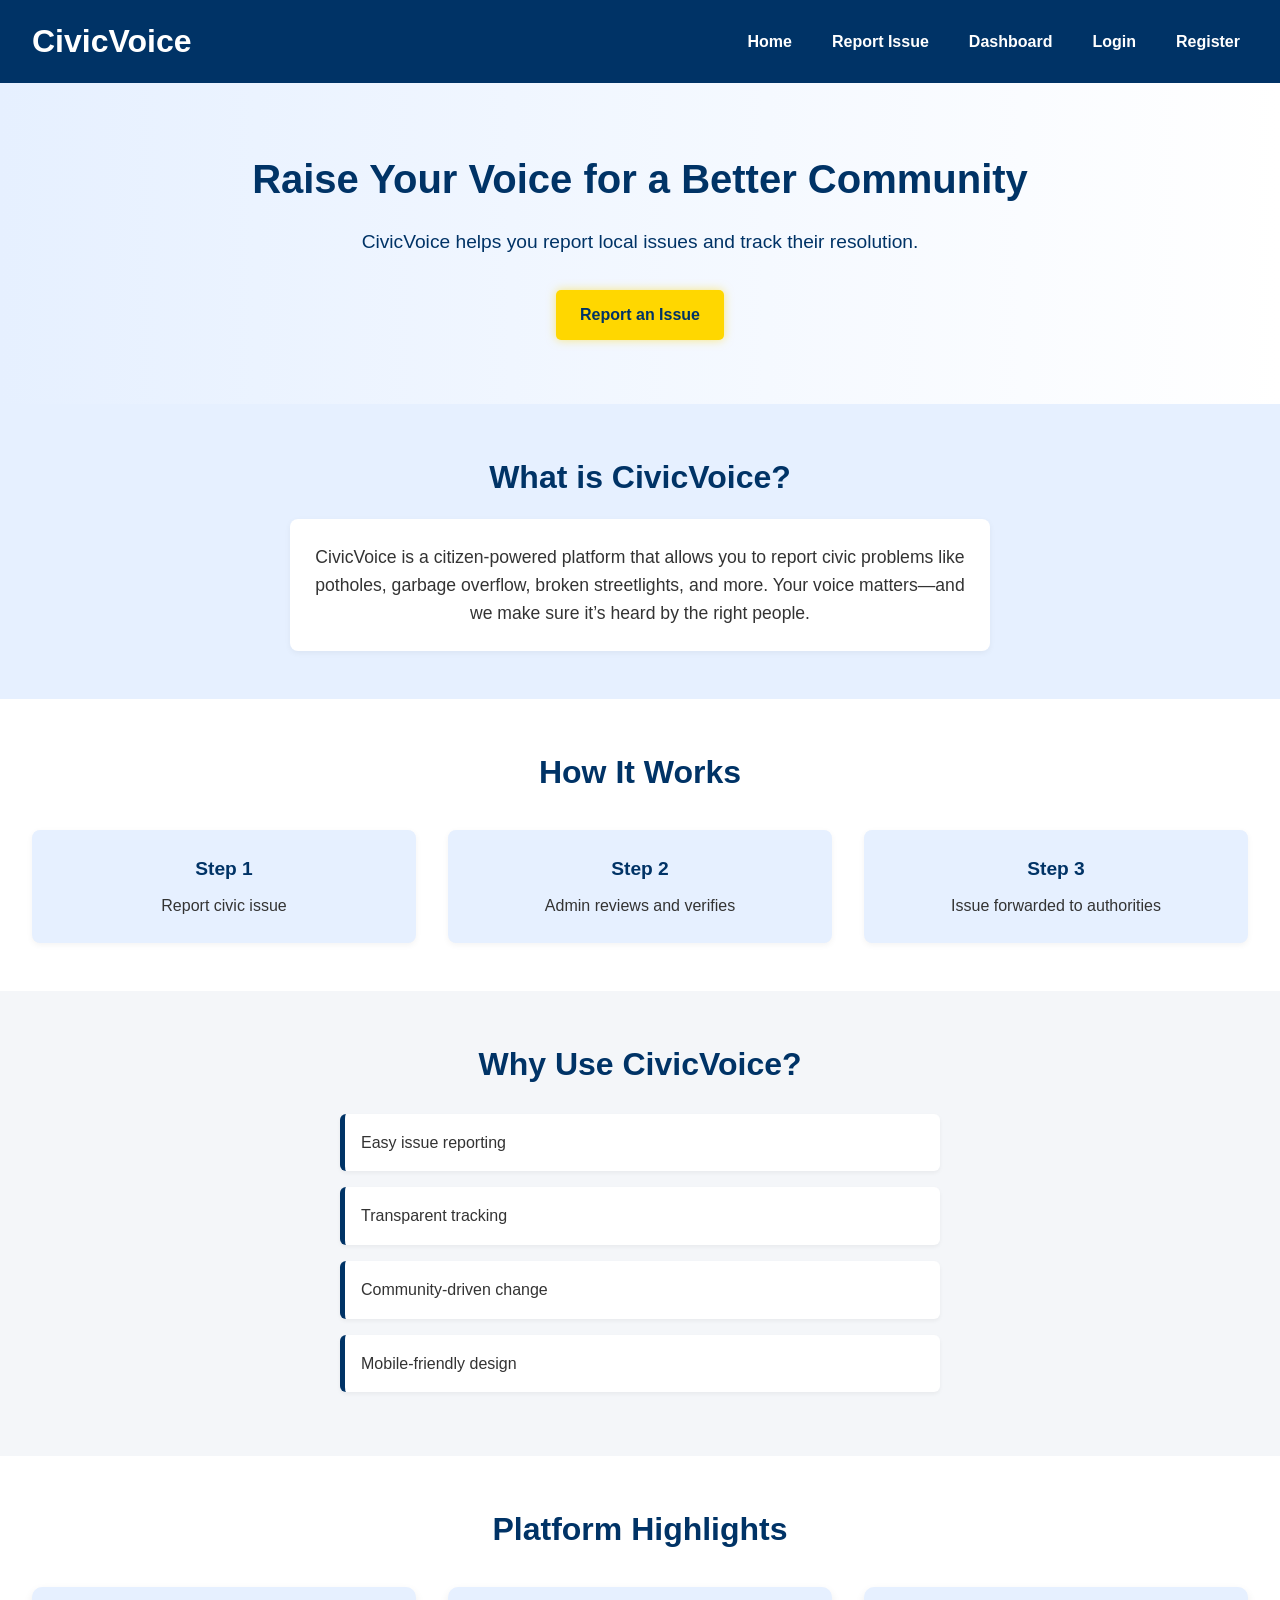
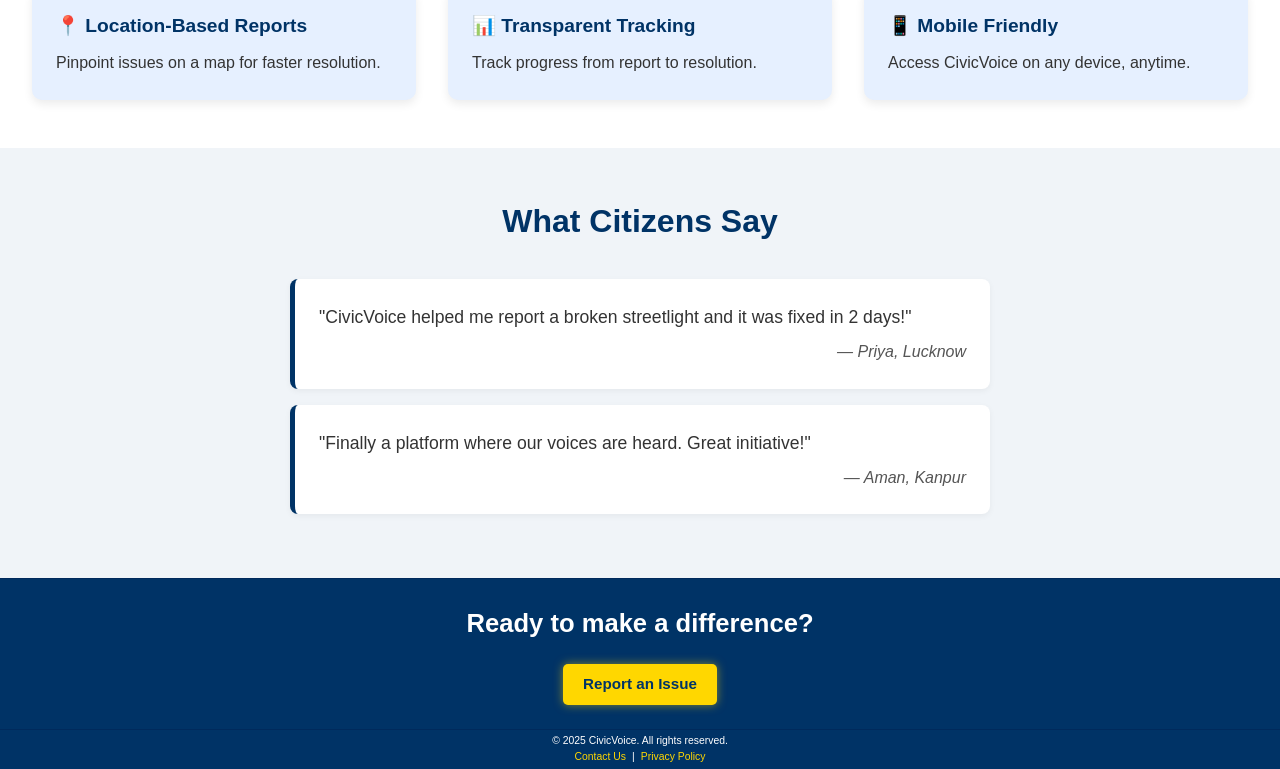
<file: CivicVoiceProject/WWW/index.html>
<!DOCTYPE html>
<html lang="en">
<head>
  <meta charset="UTF-8" />
  <meta name="viewport" content="width=device-width, initial-scale=1.0" />
  <title>CivicVoice – Raise Your Voice</title>
 <!-- <link rel="stylesheet" href="index.css" /> -->
  <link rel="stylesheet" href="css/index.css">
</head>
<body>

  <!-- Navbar -->
  <header>
    <nav class="navbar">
      <div class="logo">CivicVoice</div>
      <ul class="nav-links">
        <li><a href="index.html">Home</a></li>
        <li><a href="register.html">Report Issue</a></li>
        <li><a href="dashboard.html">Dashboard</a></li>
        <li><a href="login.html">Login</a></li>
        <li><a href="register.html">Register</a></li>
      </ul>
    </nav>
  </header>

  <!-- Hero Section -->
  <section class="hero">
    <h1>Raise Your Voice for a Better Community</h1>
    <p>CivicVoice helps you report local issues and track their resolution.</p>
    <a href="register.html" class="btn-primary">Report an Issue</a>
  </section>

  <!-- Introduction Section -->
  <section class="intro">
    <h2>What is CivicVoice?</h2>
    <p>
      CivicVoice is a citizen-powered platform that allows you to report civic problems like potholes, garbage overflow, broken streetlights, and more. Your voice matters—and we make sure it’s heard by the right people.
    </p>
  </section>

  <!-- How It Works Section -->
  <section class="how-it-works">
    <div class="container">
      <h2>How It Works</h2>
      <div class="steps">
        <div class="step">
          <h3>Step 1</h3>
          <p>Report civic issue</p>
        </div>
        <div class="step">
          <h3>Step 2</h3>
          <p>Admin reviews and verifies</p>
        </div>
        <div class="step">
          <h3>Step 3</h3>
          <p>Issue forwarded to authorities</p>
        </div>
      </div>
    </div>
  </section>

  <!-- Benefits Section -->
  <section class="benefits">
    <h2>Why Use CivicVoice?</h2>
    <ul>
      <li>Easy issue reporting</li>
      <li>Transparent tracking</li>
      <li>Community-driven change</li>
      <li>Mobile-friendly design</li>
    </ul>
  </section>

  <!-- Features Section -->
  <section class="features">
    <h2>Platform Highlights</h2>
    <div class="feature-grid">
      <div class="feature">
        <h3>📍 Location-Based Reports</h3>
        <p>Pinpoint issues on a map for faster resolution.</p>
      </div>
      <div class="feature">
        <h3>📊 Transparent Tracking</h3>
        <p>Track progress from report to resolution.</p>
      </div>
      <div class="feature">
        <h3>📱 Mobile Friendly</h3>
        <p>Access CivicVoice on any device, anytime.</p>
      </div>
    </div>
  </section>

  <!-- Testimonials Section -->
  <section class="testimonials">
    <h2>What Citizens Say</h2>
    <div class="testimonial">
      <p>"CivicVoice helped me report a broken streetlight and it was fixed in 2 days!"</p>
      <span>— Priya, Lucknow</span>
    </div>
    <div class="testimonial">
      <p>"Finally a platform where our voices are heard. Great initiative!"</p>
      <span>— Aman, Kanpur</span>
    </div>
  </section>

  <!-- Call to Action Section -->
  <section class="cta">
    <h2>Ready to make a difference?</h2>
    <a href="report.html" class="btn-primary">Report an Issue</a>
  </section>

  <!-- Footer -->
  <footer>
    <p>&copy; 2025 CivicVoice. All rights reserved.</p>
    <p>
      <a href="contact.html">Contact Us</a> |
      <a href="privacy.html">Privacy Policy</a>
    </p>
  </footer>

  <script src="js/index.js"></script>
</body>
</html>
</file>
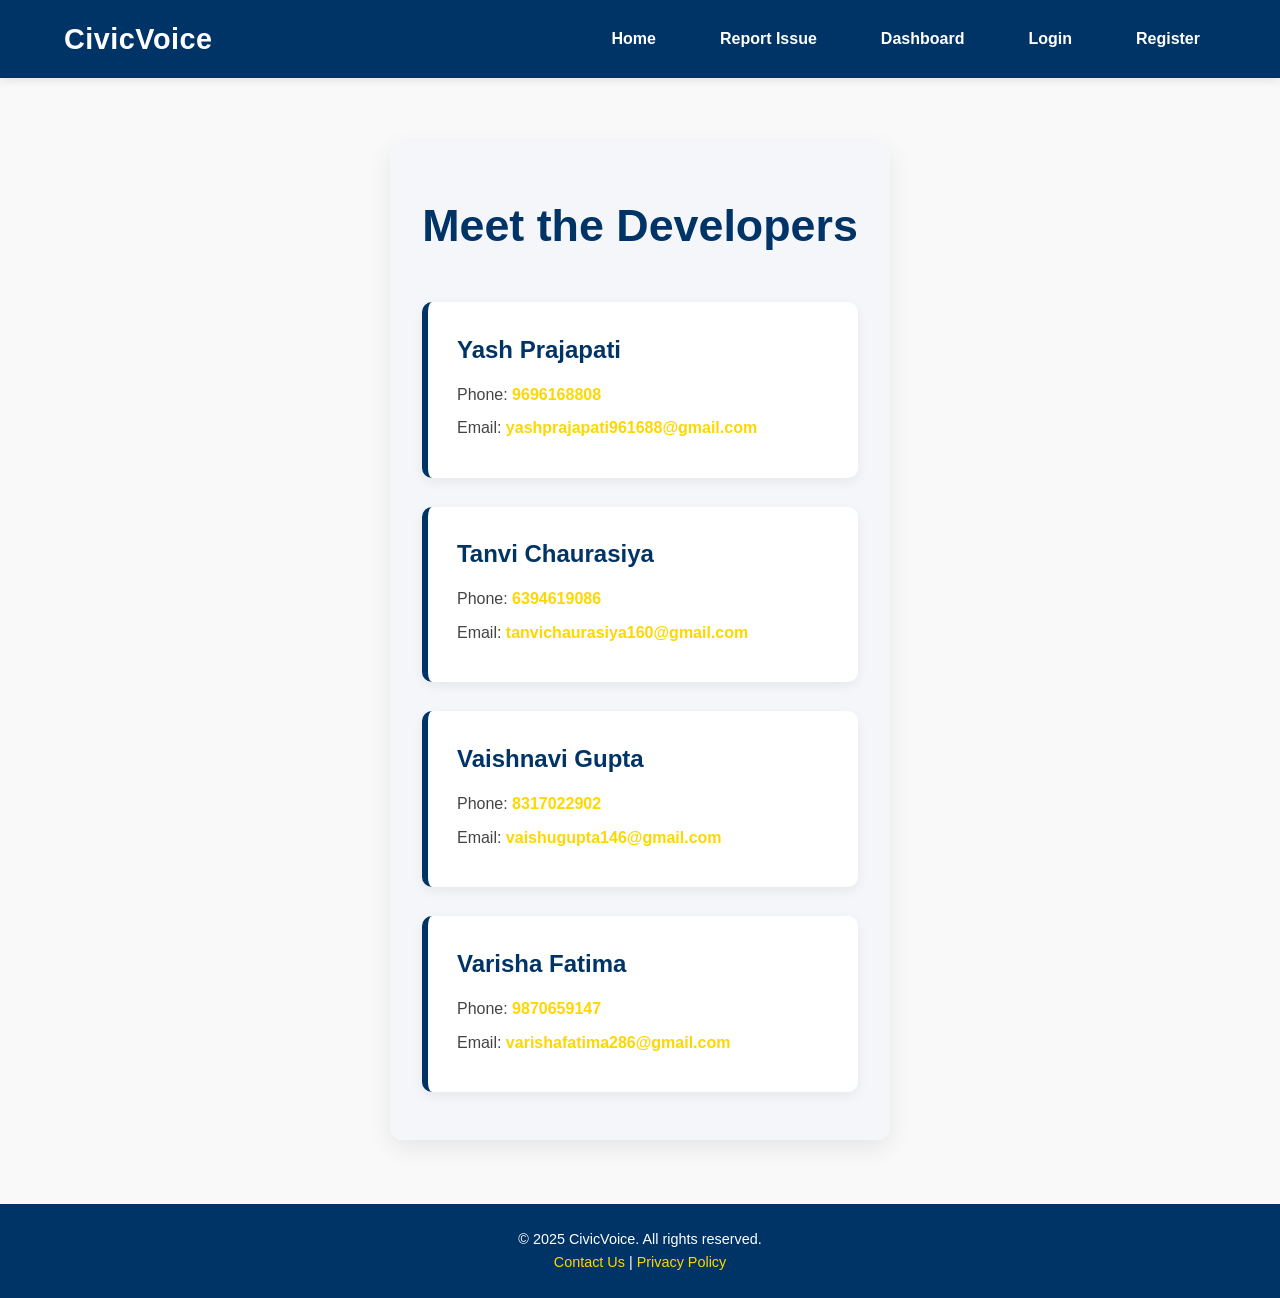
<file: CivicVoiceProject/WWW/contact.html>
<!DOCTYPE html>
<html lang="en">
<head>
  <meta charset="UTF-8" />
  <meta name="viewport" content="width=device-width, initial-scale=1" />
  <title>Contact Us – CivicVoice</title>
  <link rel="stylesheet" href="css/contact.css" />
</head>
<body>

  <!-- Navbar -->
  <header>
    <nav class="navbar">
      <div class="logo">CivicVoice</div>
      <ul class="nav-links">
        <li><a href="index.html">Home</a></li>
        <li><a href="register.html">Report Issue</a></li>
        <li><a href="dashboard.html">Dashboard</a></li>
        <li><a href="login.html">Login</a></li>
        <li><a href="register.html">Register</a></li>
      </ul>
    </nav>
  </header>

  <!-- Contact Section -->
  <section class="contact-section">
    <h2>Meet the Developers</h2>
    <ul class="developer-list">
      <li>
        <h3>Yash Prajapati</h3>
        <p>Phone: <a href="tel:9696168808">9696168808</a></p>
        <p>Email: <a href="mailto:yashprajapati961688@gmail.com">yashprajapati961688@gmail.com</a></p>
      </li>
      <li>
        <h3>Tanvi Chaurasiya</h3>
        <p>Phone: <a href="tel:6394619086">6394619086</a></p>
        <p>Email: <a href="mailto:tanvichaurasiya160@gmail.com">tanvichaurasiya160@gmail.com</a></p>
      </li>
      <li>
        <h3>Vaishnavi Gupta</h3>
        <p>Phone: <a href="tel:8317022902">8317022902</a></p>
        <p>Email: <a href="mailto:vaishugupta146@gmail.com">vaishugupta146@gmail.com</a></p>
      </li>
      <li>
        <h3>Varisha Fatima</h3>
        <p>Phone: <a href="tel:9870659147">9870659147</a></p>
        <p>Email: <a href="mailto:varishafatima286@gmail.com">varishafatima286@gmail.com</a></p>
      </li>
    </ul>
  </section>

  <!-- Footer -->
  <footer>
    <p>&copy; 2025 CivicVoice. All rights reserved.</p>
    <p>
      <a href="contact.html">Contact Us</a> |
      <a href="privacy.html">Privacy Policy</a>
    </p>
  </footer>
<script type="module" src="js/contact.js"></script>
<script>
  document.querySelector('.hamburger').addEventListener('click', () => {
    document.querySelector('.nav-links').classList.toggle('active');
  });
</script>
</body>
</html>
</file>
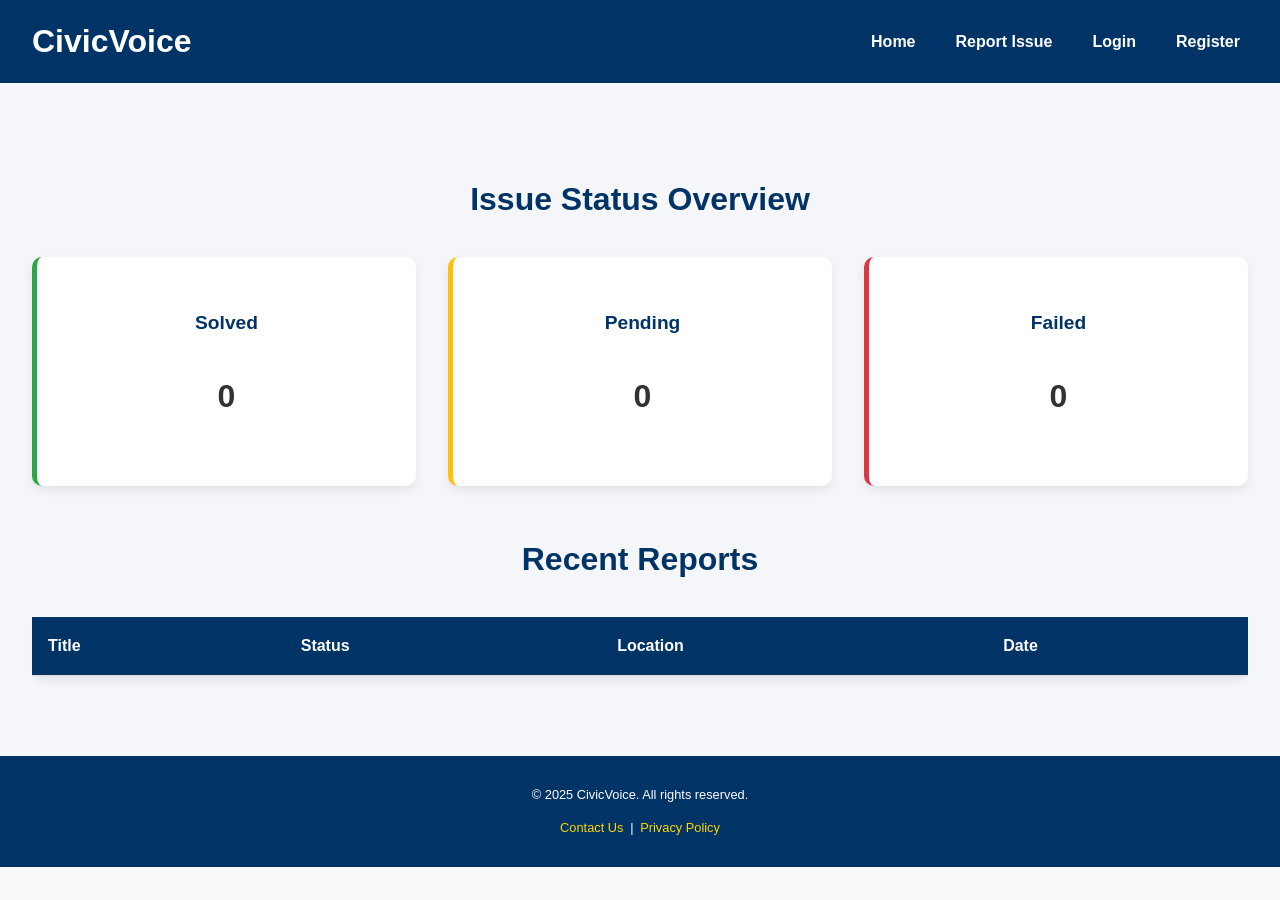
<file: CivicVoiceProject/WWW/dashboard.html>
<!DOCTYPE html>
<html lang="en">
<head>
  <meta charset="UTF-8" />
  <meta name="viewport" content="width=device-width, initial-scale=1.0" />
  <title>Dashboard – CivicVoice</title>
  <link rel="stylesheet" href="css/dashboard.css" />
</head>
<body>

  <!-- Navbar -->
  <header>
    <nav class="navbar">
      <div class="logo">CivicVoice</div>
      <ul class="nav-links">
        <li><a href="index.html">Home</a></li>
        <li><a href="report.html">Report Issue</a></li>
        <li><a href="login.html">Login</a></li>
        <li><a href="register.html">Register</a></li>
      </ul>
    </nav>
  </header>

  <!-- Dashboard Section -->
  <section class="dashboard-section">
    <h2>Issue Status Overview</h2>
    <div class="status-cards">
      <div class="card solved">
        <h3>Solved</h3>
        <p id="solved-count">0</p>
      </div>
      <div class="card pending">
        <h3>Pending</h3>
        <p id="pending-count">0</p>
      </div>
      <div class="card failed">
        <h3>Failed</h3>
        <p id="failed-count">0</p>
      </div>
    </div>

    <h2>Recent Reports</h2>
    <div class="table-container">
      <table class="report-table responsive-table">
        <thead>
          <tr>
            <th>Title</th>
            <th>Status</th>
            <th>Location</th>
            <th>Date</th>
          </tr>
        </thead>
        <tbody id="report-list">
          <!-- JS will populate rows -->
        </tbody>
      </table>
    </div>
  </section>

  <!-- Footer -->
  <footer>
    <p>&copy; 2025 CivicVoice. All rights reserved.</p>
    <p><a href="contact.html">Contact Us</a> | <a href="privacy.html">Privacy Policy</a></p>
  </footer>
  
  <script src="js/dashboard.js"></script>
</body>
</html>
</file>
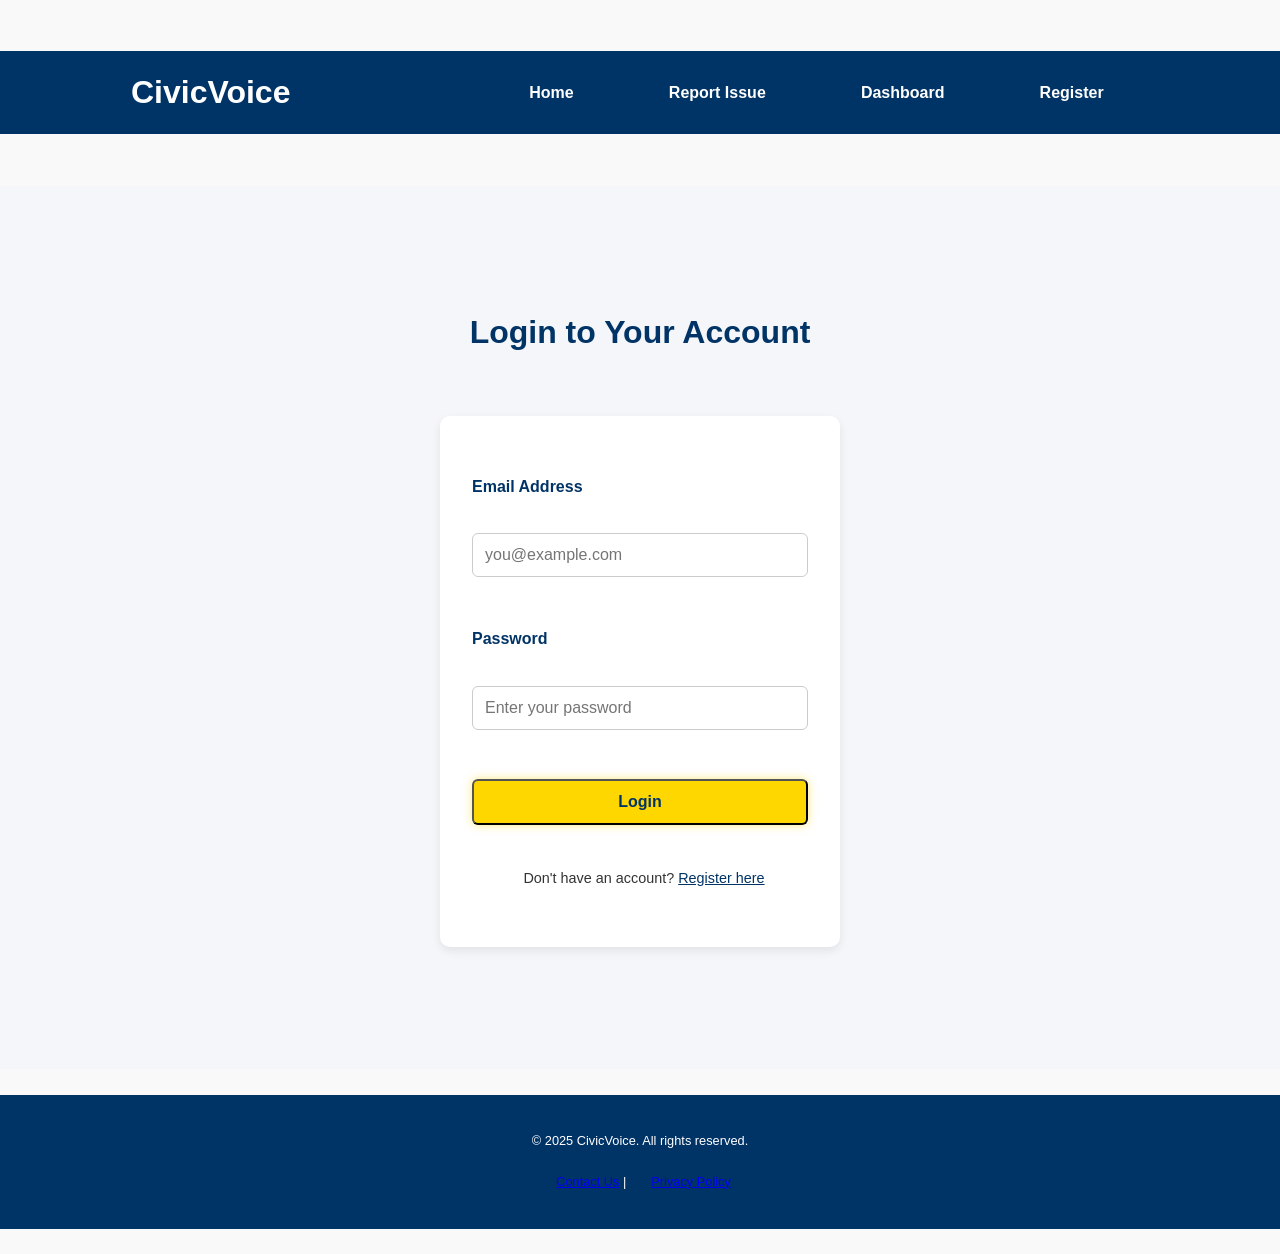
<file: CivicVoiceProject/WWW/login.html>
<!DOCTYPE html>
<html lang="en">
<head>
  <meta charset="UTF-8" />
  <meta name="viewport" content="width=device-width, initial-scale=1.0" />
  <title>Login – CivicVoice</title>
  <link rel="stylesheet" href="css/login.css" />
</head>
<body>

  <header>
    <nav class="navbar">
      <div class="logo">CivicVoice</div>
      <ul class="nav-links">
        <li><a href="index.html">Home</a></li>
        <li><a href="report.html">Report Issue</a></li>
        <li><a href="dashboard.html">Dashboard</a></li>
        <li><a href="register.html">Register</a></li>
      </ul>
    </nav>
  </header>

  <section class="login-section">
    <h2>Login to Your Account</h2>
    <form class="login-form">
      <label for="email">Email Address</label>
      <input type="email" id="email" name="email" placeholder="you@example.com" required />

      <label for="password">Password</label>
      <input type="password" id="password" name="password" placeholder="Enter your password" required />

      <button type="submit" class="btn-primary glow">Login</button>
      <p class="form-footer">
        Don't have an account? <a href="register.html">Register here</a>
      </p>
    </form>
  </section>

  <footer>
    <p>&copy; 2025 CivicVoice. All rights reserved.</p>
    <p>
      <a href="contact.html">Contact Us</a> |
      <a href="privacy.html">Privacy Policy</a>
    </p>
  </footer>
  <script src="js/login.js"></script>
</body>
</html>
</file>
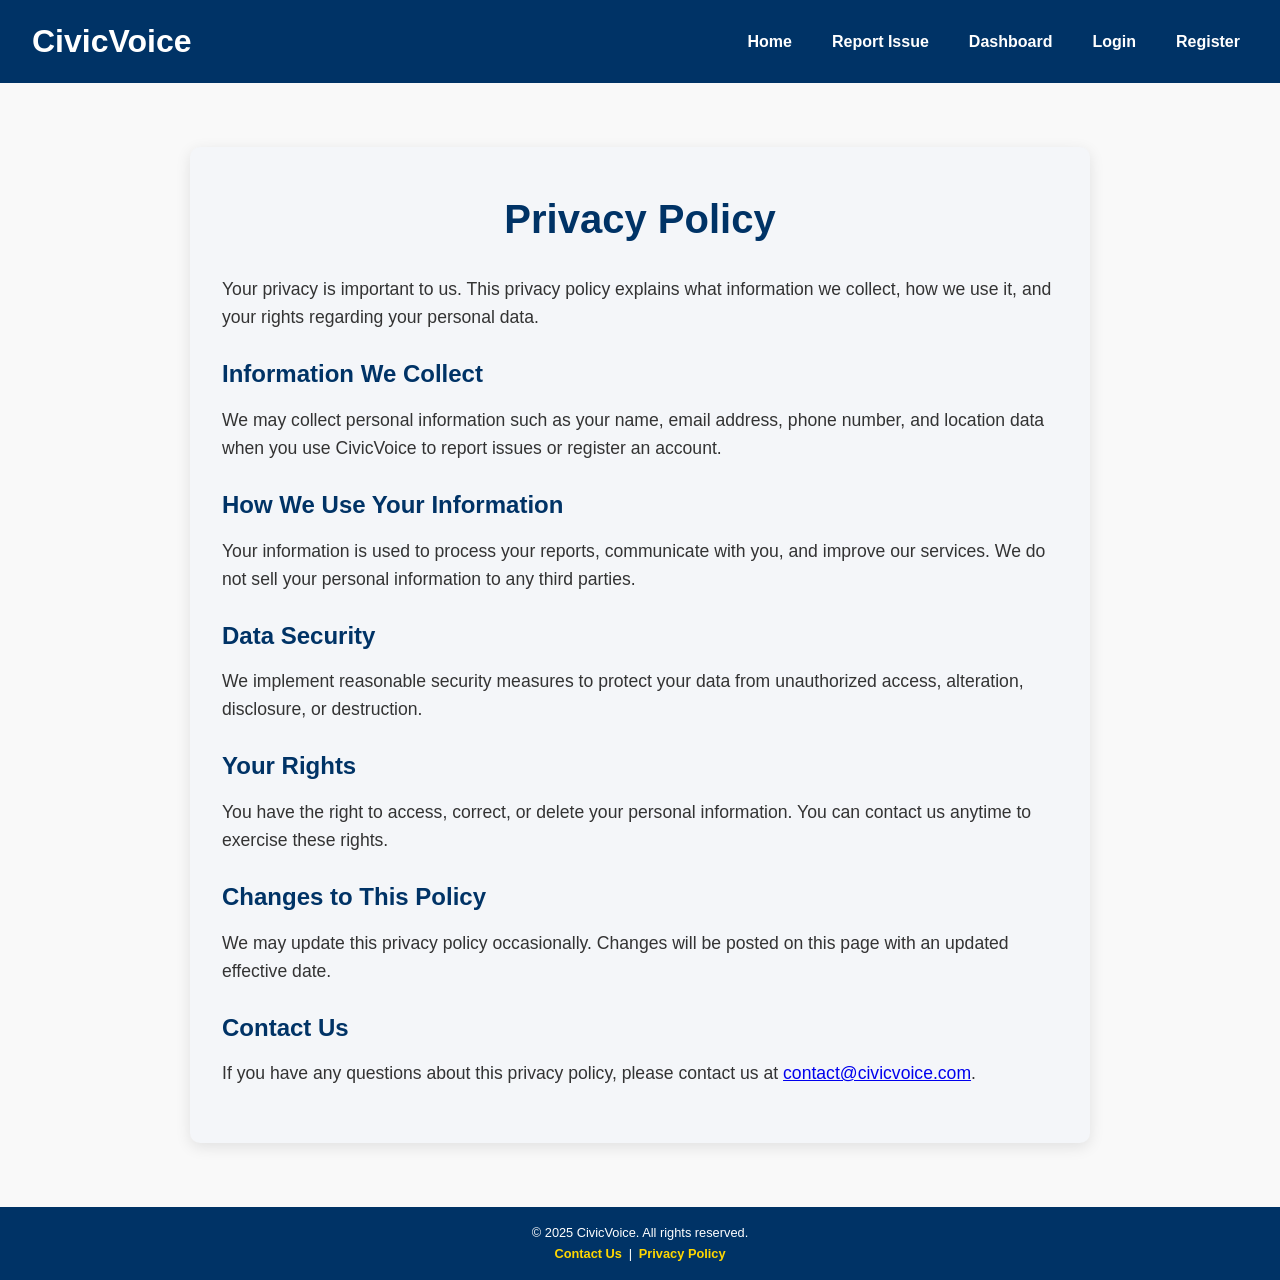
<file: CivicVoiceProject/WWW/privacy.html>
<!DOCTYPE html>
<html lang="en">
<head>
  <meta charset="UTF-8" />
  <meta name="viewport" content="width=device-width, initial-scale=1" />
  <title>Privacy Policy – CivicVoice</title>
  <link rel="stylesheet" href="css/privacy.css" />
</head>
<body>

  <!-- Navbar -->
  <header>
    <nav class="navbar">
      <div class="logo">CivicVoice</div>
      <ul class="nav-links">
        <li><a href="index.html">Home</a></li>
        <li><a href="register.html">Report Issue</a></li>
        <li><a href="dashboard.html">Dashboard</a></li>
        <li><a href="login.html">Login</a></li>
        <li><a href="register.html">Register</a></li>
      </ul>
    </nav>
  </header>

  <!-- Privacy Policy Content -->
  <section class="privacy-section">
    <h2>Privacy Policy</h2>
    <p>Your privacy is important to us. This privacy policy explains what information we collect, how we use it, and your rights regarding your personal data.</p>

    <h3>Information We Collect</h3>
    <p>We may collect personal information such as your name, email address, phone number, and location data when you use CivicVoice to report issues or register an account.</p>

    <h3>How We Use Your Information</h3>
    <p>Your information is used to process your reports, communicate with you, and improve our services. We do not sell your personal information to any third parties.</p>

    <h3>Data Security</h3>
    <p>We implement reasonable security measures to protect your data from unauthorized access, alteration, disclosure, or destruction.</p>

    <h3>Your Rights</h3>
    <p>You have the right to access, correct, or delete your personal information. You can contact us anytime to exercise these rights.</p>

    <h3>Changes to This Policy</h3>
    <p>We may update this privacy policy occasionally. Changes will be posted on this page with an updated effective date.</p>

    <h3>Contact Us</h3>
    <p>If you have any questions about this privacy policy, please contact us at <a href="mailto:contact@civicvoice.com">contact@civicvoice.com</a>.</p>
  </section>

  <!-- Footer -->
  <footer>
    <p>&copy; 2025 CivicVoice. All rights reserved.</p>
    <p>
      <a href="contact.html">Contact Us</a> |
      <a href="privacy.html">Privacy Policy</a>
    </p>
  </footer>

</body>
</html>
</file>
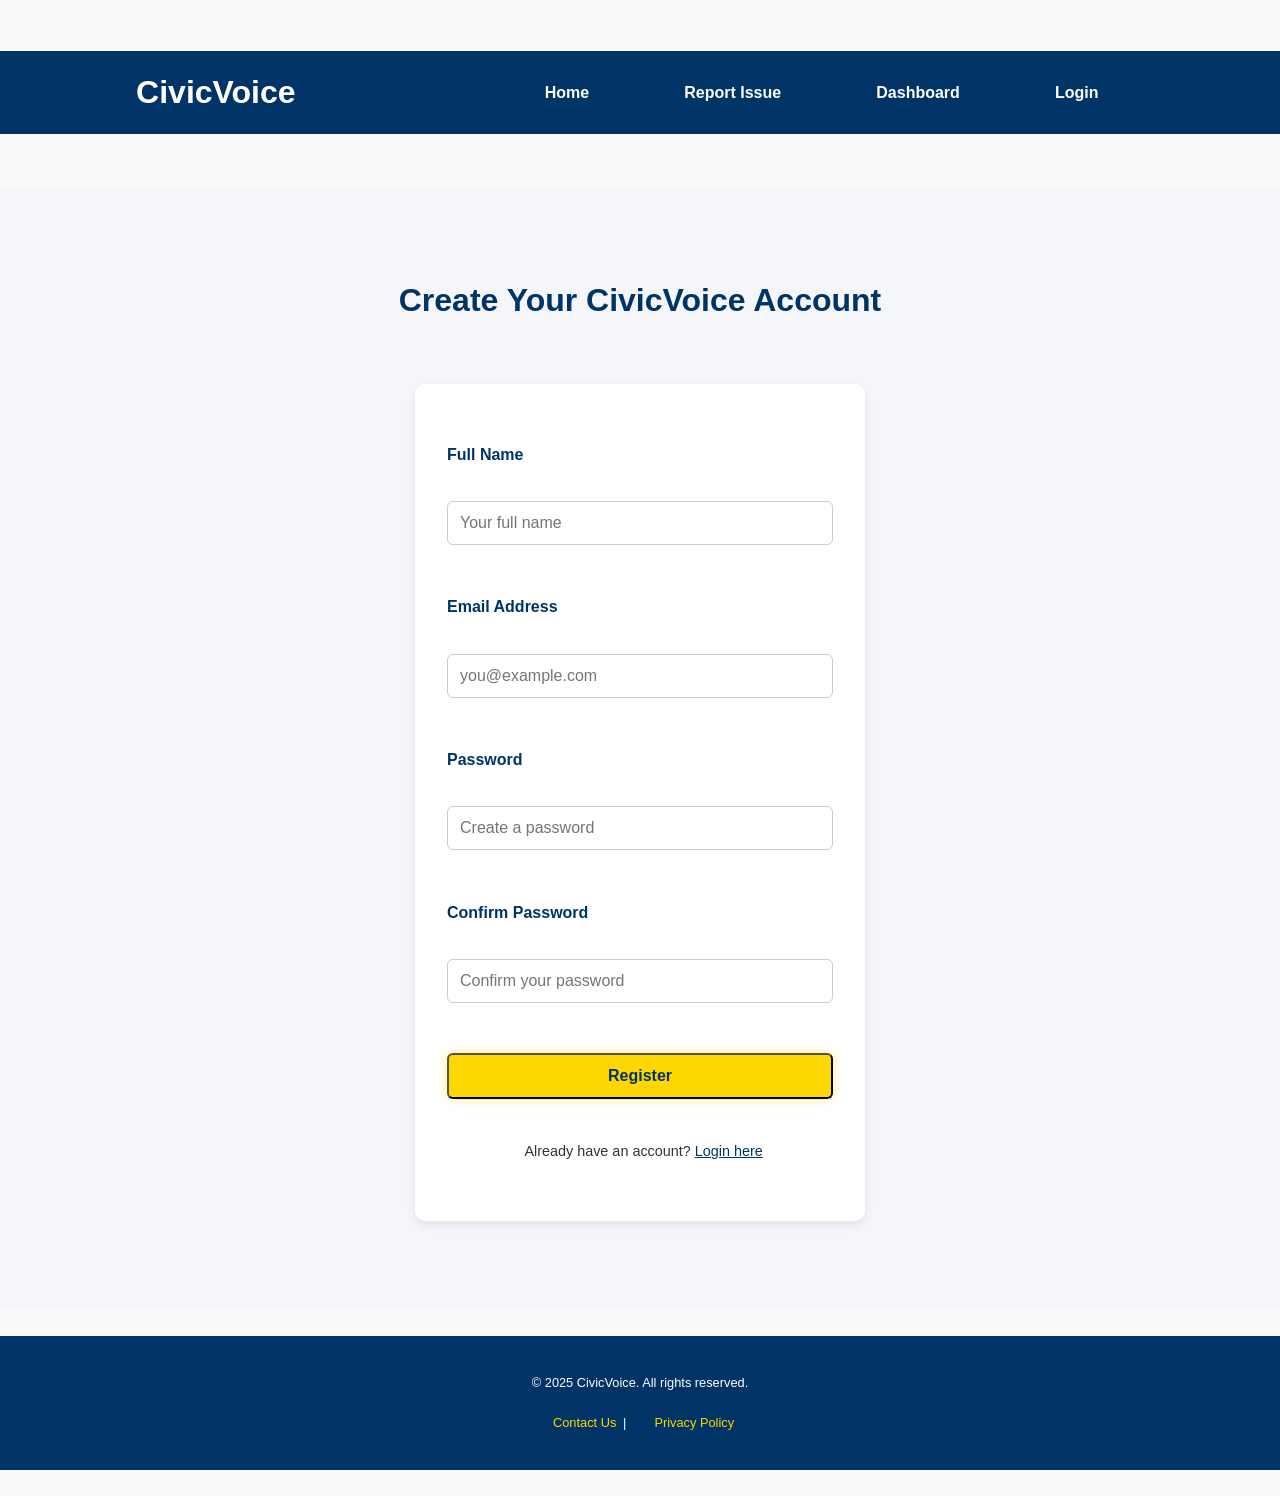
<file: CivicVoiceProject/WWW/register.html>
<!DOCTYPE html>
<html lang="en">
<head>
  <meta charset="UTF-8" />
  <meta name="viewport" content="width=device-width, initial-scale=1.0" />
  <title>Register – CivicVoice</title>
  <link rel="stylesheet" href="css/register.css" />
</head>
<body>

  <header>
    <nav class="navbar">
      <div class="logo">CivicVoice</div>
      <ul class="nav-links">
        <li><a href="index.html">Home</a></li>
        <li><a href="report.html">Report Issue</a></li>
        <li><a href="dashboard.html">Dashboard</a></li>
        <li><a href="login.html">Login</a></li>
      </ul>
    </nav>
  </header>

  <section class="register-section">
    <h2>Create Your CivicVoice Account</h2>
    <form class="register-form">
      <label for="name">Full Name</label>
      <input type="text" id="name" name="name" placeholder="Your full name" required />
      <label for="email">Email Address</label>
      <input type="email" id="email" name="email" placeholder="you@example.com" required />
      <label for="password">Password</label>
      <input type="password" id="password" name="password" placeholder="Create a password" required />
      <label for="confirm-password">Confirm Password</label>
      <input type="password" id="confirm-password" name="confirm-password" placeholder="Confirm your password" required />
      <button type="submit" class="btn-primary glow">Register</button>
      <p class="form-footer">
        Already have an account? <a href="login.html">Login here</a>
      </p>
    </form>
  </section>

  <footer>
    <p>&copy; 2025 CivicVoice. All rights reserved.</p>
    <p>
      <a href="contact.html">Contact Us</a> |
      <a href="privacy.html">Privacy Policy</a>
    </p>
  </footer>

  <script src="js/register.js"></script>
</body>
</html>
</file>
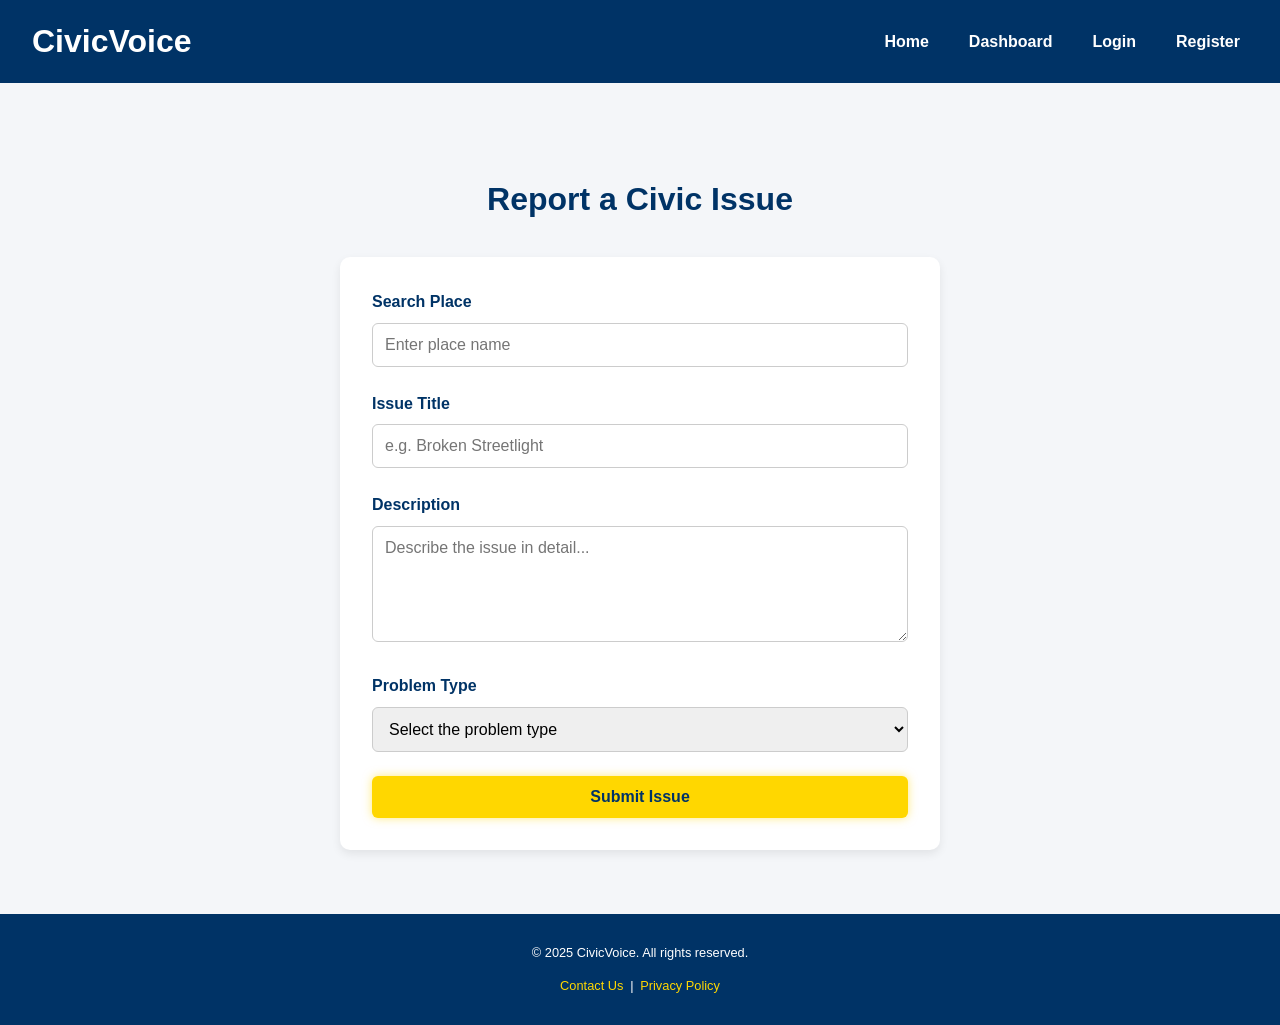
<file: CivicVoiceProject/WWW/report.html>
<!DOCTYPE html>
<html lang="en">
<head>
  <meta charset="UTF-8" />
  <meta name="viewport" content="width=device-width, initial-scale=1.0" />
  <title>Report an Issue – CivicVoice</title>
  <link rel="stylesheet" href="css/report.css" />
</head>
<body>

  <!-- Navbar -->
  <header>
    <nav class="navbar">
      <div class="logo">CivicVoice</div>
      <ul class="nav-links">
        <li><a href="index.html">Home</a></li>
        <li><a href="dashboard.html">Dashboard</a></li>
        <li><a href="login.html">Login</a></li>
        <li><a href="register.html">Register</a></li>
      </ul>
    </nav>
  </header>

  <!-- Report Form -->
  <section class="report-section">
    <h2>Report a Civic Issue</h2>
    <form id="report-form" class="report-form" onsubmit="return false;">
      <label for="place-search">Search Place</label>
      <input type="text" id="place-search" name="place-search" placeholder="Enter place name" required />

      <div id="weather-info" style="margin-bottom: 1rem; display:none;">
        <p><strong>Location:</strong> <span id="location-display"></span></p>
        <p><strong>Temperature:</strong> <span id="temperature-display"></span></p>
        <p><strong>Weather:</strong> <span id="weather-description"></span></p>
      </div>

      <label for="title">Issue Title</label>
      <input type="text" id="title" name="title" placeholder="e.g. Broken Streetlight" required />

      <label for="description">Description</label>
      <textarea id="description" name="description" rows="5" placeholder="Describe the issue in detail..." required></textarea>

      <label for="problemType">Problem Type</label>
      <select id="problemType" name="problemType" required>
        <option value="">Select the problem type</option>
        <option value="Pothole">Pothole</option>
        <option value="Garbage Overflow">Garbage Overflow</option>
        <option value="Broken Streetlight">Broken Streetlight</option>
        <option value="Water Leakage">Water Leakage</option>
        <option value="Other">Other</option>
      </select>

      <button id="submit-button" class="btn-primary glow">Submit Issue</button>
    </form>
  </section>

  <!-- Footer -->
  <footer>
    <p>&copy; 2025 CivicVoice. All rights reserved.</p>
    <p><a href="contact.html">Contact Us</a> | <a href="privacy.html">Privacy Policy</a></p>
  </footer>

  <script src="js/report.js"></script>
</body>
</html>
</file>
<file: CivicVoiceProject/WWW/css/index.css>
* {
  margin: 0;
  padding: 0;
  box-sizing: border-box;
}

body {
  font-family: 'Segoe UI', sans-serif;
  background-color: #f9f9f9;
  color: #333;
  line-height: 1.6;
  scroll-behavior: smooth;
}

/* Navbar */
.navbar {
  display: flex;
  justify-content: space-between;
  align-items: center;
  background-color: #003366;
  padding: 1rem 2rem;
  color: #fff;
  position: sticky;
  top: 0;
  z-index: 1000;
}

.logo {
  font-size: 2rem;
  font-weight: bold;
}

.nav-links {
  list-style: none;
  display: flex;
  gap: 1.5rem;
}

.nav-links a {
  color: #fff;
  text-decoration: none;
  font-weight: 600;
  font-size: 1rem;
  padding: 0.25rem 0.5rem;
  border-radius: 4px;
  transition: color 0.3s ease, background-color 0.3s ease;
}

.nav-links a:hover {
  color: #003366;
  background-color: #ffd700;
}

/* Hero Section */
.hero {
  background: linear-gradient(to right, #e6f0ff, #ffffff);
  color: #003366;
  text-align: center;
  padding: 4rem 2rem;
}

.hero h1 {
  font-size: 2.5rem;
  margin-bottom: 1rem;
  animation: fadeInDown 1s ease-out;
}

.hero p {
  font-size: 1.2rem;
  margin-bottom: 2rem;
  animation: fadeInUp 1s ease-out;
}

.btn-primary {
  position: relative;
  display: inline-block;
  background-color: #ffd700;
  color: #003366;
  padding: 0.75rem 1.5rem;
  border-radius: 5px;
  font-weight: bold;
  text-decoration: none;
  transition: background-color 0.3s ease, transform 0.3s ease, box-shadow 0.3s ease;
  box-shadow: 0 0 10px rgba(255, 215, 0, 0.5);
}

.btn-primary:hover {
  background-color: #ffc300;
  transform: scale(1.05);
  box-shadow: 0 0 20px rgba(255, 215, 0, 0.8);
}

.btn-primary.glow {
  animation: pulseGlow 2s infinite;
}

/* Intro Section */
.intro {
  background-color: #e6f0ff;
  padding: 3rem 2rem;
  text-align: center;
}

.intro h2 {
  font-size: 2rem;
  color: #003366;
  margin-bottom: 1rem;
}

.intro p {
  max-width: 700px;
  margin: 0 auto;
  font-size: 1.1rem;
  background-color: #fff;
  padding: 1.5rem;
  border-radius: 8px;
  box-shadow: 0 2px 6px rgba(0,0,0,0.05);
  animation: fadeInUp 1s ease-out;
}

/* How It Works */
.how-it-works {
  padding: 3rem 2rem;
  background-color: #fff;
}

.how-it-works h2 {
  text-align: center;
  font-size: 2rem;
  color: #003366;
  margin-bottom: 2rem;
}

.steps {
  display: flex;
  justify-content: space-around;
  flex-wrap: wrap;
  gap: 2rem;
}

.step {
  flex: 1 1 250px;
  background-color: #e6f0ff;
  padding: 1.5rem;
  border-radius: 8px;
  text-align: center;
  box-shadow: 0 2px 6px rgba(0,0,0,0.05);
  transition: transform 0.3s ease;
  animation: fadeInUp 1s ease-out;
}

.step:hover {
  transform: translateY(-5px);
}

.step h3 {
  font-size: 1.2rem;
  color: #003366;
  margin-bottom: 0.5rem;
}

/* Benefits Section */
.benefits {
  background-color: #f4f6f9;
  padding: 3rem 2rem;
}

.benefits h2 {
  font-size: 2rem;
  color: #003366;
  margin-bottom: 1.5rem;
  text-align: center;
}

.benefits ul {
  list-style: none;
  max-width: 600px;
  margin: 0 auto;
  padding-left: 0;
}

.benefits li {
  background-color: #fff;
  padding: 1rem;
  margin-bottom: 1rem;
  border-left: 5px solid #003366;
  border-radius: 6px;
  box-shadow: 0 2px 4px rgba(0,0,0,0.05);
  animation: fadeInUp 1s ease-out;
}

/* Features Section */
.features {
  background-color: #ffffff;
  padding: 3rem 2rem;
}

.features h2 {
  font-size: 2rem;
  color: #003366;
  text-align: center;
  margin-bottom: 2rem;
}

.feature-grid {
  display: grid;
  grid-template-columns: repeat(auto-fit, minmax(280px, 1fr));
  gap: 2rem;
}

.feature {
  background-color: #e6f0ff;
  padding: 1.5rem;
  border-radius: 10px;
  box-shadow: 0 4px 10px rgba(0,0,0,0.08);
  transition: transform 0.3s ease;
  animation: fadeInUp 1s ease-out;
}

.feature:hover {
  transform: translateY(-5px);
}

.feature h3 {
  margin-bottom: 0.5rem;
  color: #003366;
  font-size: 1.2rem;
}

.feature p {
  font-size: 1rem;
  color: #333;
}

/* Testimonials Section */
.testimonials {
  background-color: #f0f4f8;
  padding: 3rem 2rem;
}

.testimonials h2 {
  font-size: 2rem;
  color: #003366;
  text-align: center;
  margin-bottom: 2rem;
}

.testimonial {
  background-color: #ffffff;
  padding: 1.5rem;
  margin: 1rem auto;
  max-width: 700px;
  border-radius: 8px;
  box-shadow: 0 2px 6px rgba(0,0,0,0.05);
  border-left: 5px solid #003366;
  animation: fadeScale 0.8s ease-out;
}

.testimonial p {
  font-size: 1.1rem;
  color: #333;
}

.testimonial span {
  display: block;
  margin-top: 0.5rem;
  font-style: italic;
  color: #555;
  text-align: right;
}

/* Call to Action */
.cta {
  background-color: #003366;
  color: #fff;
  text-align: center;
  padding: 1.5rem 1rem;
  border-top: 1px solid #002a5c;
}

.cta h2 {
  font-size: 1.6rem;
  margin-bottom: 0.75rem;
  animation: fadeInDown 1s ease-out;
}

.cta .btn-primary {
  background-color: #ffd700;
  color: #003366;
  margin-top: 0.5rem;
  padding: 0.5rem 1.25rem;
  font-size: 0.95rem;
}

/* Footer */
footer {
  display: flex;
  flex-direction: column;
  align-items: center;
  justify-content: center;
  background-color: #003366;
  color: #ffffff;
  padding: 0.25rem 0.5rem;
  font-size: 0.65rem;
  border-top: 1px solid #002a5c;
  width: 100%;
}

footer p {
  margin: 0.1rem 0;
  line-height: 1.2;
  text-align: center;
}

footer a {
  color: #ffd700;
  text-decoration: none;
  margin: 0 0.2rem;
  font-weight: 500;
  font-size: 0.65rem;
}

footer a:hover {
  text-decoration: underline;
}

@keyframes fadeInDown {
  from {
    opacity: 0;
    transform: translateY(-30px);
  }
  to {
    opacity: 1;
    transform: translateY(0);
  }
}

@keyframes fadeInUp {
  from {
    opacity: 0;
    transform: translateY(30px);
  }
  to {
    opacity: 1;
    transform: translateY(0);
  }
}

@keyframes fadeScale {
  0% {
    opacity: 0;
    transform: scale(0.95);
  }
  100% {
    opacity: 1;
    transform: scale(1);
  }
}

@keyframes pulseGlow {
  0% {
    box-shadow: 0 0 5px rgba(255, 215, 0, 0.4);
  }
  50% {
    box-shadow: 0 0 20px rgba(255, 215, 0, 0.8);
  }
  100% {
    box-shadow: 0 0 5px rgba(255, 215, 0, 0.4);
  }
}
.step, .feature, .testimonial {
  opacity: 0;
  transform: translateY(20px);
  transition: all 0.6s ease;
}

.visible {
  opacity: 1;
  transform: translateY(0);
}

.btn-primary.hovered {
  background-color: #7373e7;
  transform: scale(1.05);
}
</file>
<file: CivicVoiceProject/WWW/css/contact.css>
/* Base and utility styles */
* {
  margin: 0;
  padding: 0;
  box-sizing: border-box;
}

body {
  font-family: 'Segoe UI', Tahoma, Geneva, Verdana, sans-serif;
  background-color: #f9f9f9;
  color: #333;
  line-height: 1.6;
  scroll-behavior: smooth;
  min-height: 100vh;
  display: flex;
  flex-direction: column;
}

/* Navbar - Fully Responsive */
.navbar {
  display: flex;
  justify-content: space-between;
  align-items: center;
  background-color: #003366;
  padding: 1rem 5%;
  color: #fff;
  position: sticky;
  top: 0;
  z-index: 1000;
  box-shadow: 0 2px 10px rgba(0, 0, 0, 0.1);
}

.logo {
  font-size: 1.8rem;
  font-weight: bold;
  letter-spacing: 0.5px;
}

.nav-links {
  list-style: none;
  display: flex;
  gap: 2rem;
  align-items: center;
}

.nav-links a {
  color: #fff;
  text-decoration: none;
  font-weight: 600;
  font-size: 1rem;
  padding: 0.5rem 1rem;
  border-radius: 6px;
  transition: all 0.3s ease;
}

.nav-links a:hover {
  color: #003366;
  background-color: #ffd700;
}

/* Hamburger Menu (Mobile) */
.hamburger {
  display: none;
  flex-direction: column;
  cursor: pointer;
  gap: 5px;
}

.hamburger span {
  width: 25px;
  height: 3px;
  background-color: #fff;
  border-radius: 3px;
  transition: all 0.3s ease;
}

/* Contact Section - Enhanced Responsiveness */
.contact-section {
  max-width: 900px;
  margin: 4rem auto;
  background-color: #f4f6f9;
  padding: 3rem 2rem;
  border-radius: 12px;
  box-shadow: 0 8px 25px rgba(0, 0, 0, 0.08);
  text-align: center;
  flex: 1;
}

.contact-section h2 {
  color: #003366;
  font-size: clamp(2rem, 5vw, 2.8rem);
  margin-bottom: 2.5rem;
  animation: fadeInDown 1s ease-out;
}

/* Grid layout for developer cards on larger screens */
.developer-list {
  list-style: none;
  padding: 0;
  margin: 0;
  display: grid;
  grid-template-columns: repeat(auto-fit, minmax(280px, 1fr));
  gap: 1.8rem;
  text-align: left;
}

/* Developer cards */
.developer-list li {
  background: #fff;
  padding: 1.8rem;
  border-left: 6px solid #003366;
  border-radius: 10px;
  box-shadow: 0 4px 12px rgba(0, 0, 0, 0.06);
  transition: all 0.4s ease;
  animation: fadeInUp 0.8s ease-out;
}

.developer-list li:hover {
  transform: translateY(-12px) scale(1.03);
  box-shadow: 0 15px 30px rgba(0, 51, 102, 0.25);
}

.developer-list li h3 {
  color: #003366;
  font-size: 1.5rem;
  margin-bottom: 0.8rem;
}

.developer-list li p {
  margin: 0.5rem 0;
  color: #444;
  font-size: 1rem;
}

.developer-list li a {
  color: #ffd700;
  text-decoration: none;
  font-weight: 600;
  transition: color 0.3s ease;
}

.developer-list li a:hover {
  color: #e6c200;
  text-decoration: underline;
}

/* Footer */
footer {
  background-color: #003366;
  color: #ffffff;
  padding: 1.5rem 0;
  text-align: center;
  font-size: 0.9rem;
  margin-top: auto;
}

footer a {
  color: #ffd700;
  text-decoration: none;
  font-weight: 500;
}

footer a:hover {
  text-decoration: underline;
}

/* Animations */
@keyframes fadeInDown {
  from { opacity: 0; transform: translateY(-40px); }
  to { opacity: 1; transform: translateY(0); }
}

@keyframes fadeInUp {
  from { opacity: 0; transform: translateY(40px); }
  to { opacity: 1; transform: translateY(0); }
}

/* Responsive Breakpoints */
@media (max-width: 992px) {
  .nav-links {
    gap: 1.5rem;
  }
  .nav-links a {
    padding: 0.4rem 0.8rem;
    font-size: 0.95rem;
  }
}

@media (max-width: 768px) {
  .navbar {
    padding: 1rem 4%;
  }

  .hamburger {
    display: flex;
  }

  .nav-links {
    position: fixed;
    top: 70px;
    left: 0;
    width: 100%;
    background-color: #003366;
    flex-direction: column;
    padding: 1.5rem 0;
    gap: 0;
    transform: translateY(-150%);
    transition: transform 0.4s ease;
    box-shadow: 0 10px 20px rgba(0, 0, 0, 0.2);
  }

  .nav-links.active {
    transform: translateY(0);
  }

  .nav-links a {
    padding: 1rem 5%;
    width: 100%;
    text-align: center;
    border-bottom: 1px solid rgba(255, 255, 255, 0.1);
  }

  .nav-links a:hover {
    background-color: #ffd700;
    color: #003366;
  }

  .contact-section {
    margin: 2rem 1rem;
    padding: 2.5rem 1.5rem;
  }
}

@media (max-width: 480px) {
  .logo {
    font-size: 1.5rem;
  }

  .developer-list li {
    padding: 1.5rem;
  }

  .developer-list li h3 {
    font-size: 1.3rem;
  }
}
</file>
<file: CivicVoiceProject/WWW/css/dashboard.css>
body {
  font-family: 'Segoe UI', sans-serif;
  background-color: #f9f9f9;
  color: #333;
  line-height: 1.6;
  margin: 0;
}

.navbar {
  display: flex;
  justify-content: space-between;
  align-items: center;
  background-color: #003366;
  padding: 1rem 2rem;
  color: #fff;
  position: sticky;
  top: 0;
  z-index: 1000;
}

.logo {
  font-size: 2rem;
  font-weight: bold;
}

.nav-links {
  list-style: none;
  display: flex;
  gap: 1.5rem;
  margin: 0;
  padding: 0;
}

.nav-links a {
  color: #fff;
  text-decoration: none;
  font-weight: 600;
  font-size: 1rem;
  padding: 0.25rem 0.5rem;
  border-radius: 4px;
  transition: color 0.3s ease, background-color 0.3s ease;
}

.nav-links a:hover {
  color: #003366;
  background-color: #ffd700;
}

.dashboard-section {
  padding: 4rem 2rem;
  background-color: #f4f6f9;
  text-align: center;
}

@media (max-width: 768px) {
  .dashboard-section {
    padding: 2rem 1rem;
  }

  .nav-links {
    gap: 0.8rem;
  }
}

.dashboard-section h2 {
  font-size: 2rem;
  color: #003366;
  margin-bottom: 2rem;
  animation: fadeInDown 1s ease-out;
}

.status-cards {
  display: flex;
  flex-wrap: wrap;
  justify-content: center;
  gap: 2rem;
  margin-bottom: 3rem;
}

@media (max-width: 600px) {
  .status-cards {
    flex-direction: column;
    gap: 1rem;
    align-items: stretch;
  }
  .card {
    width: 100%;
    max-width: 350px;
    margin: 0 auto;
  }
}

.card {
  background-color: #ffffff;
  padding: 2rem;
  border-radius: 10px;
  box-shadow: 0 4px 10px rgba(0,0,0,0.08);
  width: 200px;
  min-width: 180px;
  animation: fadeInUp 1s ease-out;
  flex: 1 1 200px;
}

.card h3 {
  font-size: 1.2rem;
  color: #003366;
  margin-bottom: 0.5rem;
}

.card p {
  font-size: 2rem;
  font-weight: bold;
}

.solved {
  border-left: 5px solid #28a745;
}

.pending {
  border-left: 5px solid #ffc107;
}

.failed {
  border-left: 5px solid #dc3545;
}

.table-container {
  width: 100%;
  overflow-x: auto;
  padding-bottom: 1rem;
}

.responsive-table {
  width: 100%;
  min-width: 600px;
  border-collapse: collapse;
  background-color: #ffffff;
  box-shadow: 0 4px 10px rgba(0,0,0,0.08);
  border-radius: 10px;
  animation: fadeInUp 1s ease-out;
}

.responsive-table thead th {
  position: sticky;
  top: 0;
  background-color: #003366;
  color: #fff;
  z-index: 2;
  box-shadow: 0 2px 2px rgba(0,0,0,0.08);
}

@media (max-width: 768px) {
  .responsive-table, .report-table {
    font-size: 0.94rem;
  }
  .responsive-table th, .responsive-table td {
    padding: 0.7rem 0.5rem;
  }
  .table-container {
    padding-left: 0;
    padding-right: 0;
  }
}

@media (max-width: 480px) {
  .responsive-table, .report-table {
    font-size: 0.86rem;
  }
  .responsive-table th, .responsive-table td {
    padding: 0.5rem 0.3rem;
  }
  .table-container {
    margin-left: -8px;
    margin-right: -8px;
  }
}

.responsive-table th,
.responsive-table td {
  padding: 1rem;
  border-bottom: 1px solid #ddd;
  text-align: left;
}

.responsive-table tr:hover {
  background-color: #f1f1f1;
}

footer {
  background-color: #003366;
  color: #ffffff;
  padding: 1rem;
  text-align: center;
  font-size: 0.8rem;
}

footer a {
  color: #ffd700;
  text-decoration: none;
  margin: 0 0.2rem;
}

footer a:hover {
  text-decoration: underline;
}

@keyframes fadeInDown {
  from {
    opacity: 0;
    transform: translateY(-30px);
  }
  to {
    opacity: 1;
    transform: translateY(0);
  }
}

@keyframes fadeInUp {
  from {
    opacity: 0;
    transform: translateY(30px);
  }
  to {
    opacity: 1;
    transform: translateY(0);
  }
}
</file>
<file: CivicVoiceProject/WWW/css/login.css>
* {
  margin: 0;
  padding: 0;
  box-sizing: border-box;
}

html, body {
  height: 100%;
  min-height: 100vh;
  box-sizing: border-box;
}

body {
  font-family: 'Segoe UI', sans-serif;
  background-color: #f9f9f9;
  color: #333;
  line-height: 1.6;
  display: flex;
  flex-direction: column;
  min-height: 100vh;
  overflow-x: hidden;
  overflow-y: auto;
}

/* Navbar */
.navbar {
  display: flex;
  justify-content: space-between;
  align-items: center;
  background-color: #003366;
  padding: 1rem 2rem;
  color: #fff;
}

.logo {
  font-size: 2rem;
  font-weight: bold;
}

.nav-links {
  list-style: none;
  display: flex;
  gap: 1.5rem;
}

.nav-links a {
  color: #fff;
  text-decoration: none;
  font-weight: 600;
  font-size: 1rem;
  padding: 0.25rem 0.5rem;
  border-radius: 4px;
  transition: color 0.3s ease, background-color 0.3s ease;
}

.nav-links a:hover {
  color: #003366;
  background-color: #ffd700;
}

/* Login Section */
.login-section {
  flex: 1 0 auto; /* Allow this section to grow and push footer down */
  min-height: 0;
  display: flex;
  flex-direction: column;
  justify-content: center;
  background-color: #f4f6f9;
  padding: 6rem 2rem; /* Extra padding for top/bottom comfort */
  text-align: center;
}

.login-section h2 {
  font-size: 2rem;
  color: #003366;
  margin-bottom: 2rem;
  animation: fadeInDown 1s ease-out;
}

.login-form {
  max-width: 400px;
  margin: 0 auto;
  background-color: #ffffff;
  padding: 2rem;
  border-radius: 10px;
  box-shadow: 0 4px 10px rgba(0,0,0,0.08);
  animation: fadeInUp 1s ease-out;
}

.login-form label {
  display: block;
  text-align: left;
  margin-bottom: 0.5rem;
  font-weight: 600;
  color: #003366;
}

.login-form input {
  width: 100%;
  padding: 0.75rem;
  margin-bottom: 1.5rem;
  border: 1px solid #ccc;
  border-radius: 6px;
  font-size: 1rem;
  transition: border-color 0.3s ease;
}

.login-form input:focus {
  border-color: #003366;
  outline: none;
}

.login-form .btn-primary {
  width: 100%;
  font-size: 1rem;
  background-color: #ffd700;
  color: #003366;
  padding: 0.75rem;
  border-radius: 6px;
  font-weight: bold;
  box-shadow: 0 0 10px rgba(255, 215, 0, 0.5);
  transition: background-color 0.3s ease, transform 0.3s ease;
}

.login-form .btn-primary:hover {
  background-color: #ffc300;
  transform: scale(1.05);
}

.form-footer {
  margin-top: 1rem;
  font-size: 0.9rem;
  color: #333;
}

.form-footer a {
  color: #003366;
  text-decoration: underline;
}

/* Footer */
footer {
  background-color: #003366;
  color: #ffffff;
  padding: 1rem;
  text-align: center;
  font-size: 0.8rem;
  flex-shrink: 0; /* Prevent footer from shrinking */
  /* margin-top: auto removed because flex item flex: 1 on main handles spacing */
}

/* Animations */
@keyframes fadeInDown {
  from {
    opacity: 0;
    transform: translateY(-30px);
  }
  to {
    opacity: 1;
    transform: translateY(0);
  }
}

@keyframes fadeInUp {
  from {
    opacity: 0;
    transform: translateY(30px);
  }
  to {
    opacity: 1;
    transform: translateY(0);
  }
}
</file>
<file: CivicVoiceProject/WWW/css/privacy.css>
/* Base and utility styles */
* {
  margin: 0;
  padding: 0;
  box-sizing: border-box;
}

body {
  font-family: 'Segoe UI', sans-serif;
  background-color: #f9f9f9;
  color: #333;
  line-height: 1.6;
  scroll-behavior: smooth;
}

/* Navbar */
.navbar {
  display: flex;
  justify-content: space-between;
  align-items: center;
  background-color: #003366;
  padding: 1rem 2rem;
  color: #fff;
  position: sticky;
  top: 0;
  z-index: 1000;
}

.logo {
  font-size: 2rem;
  font-weight: bold;
}

.nav-links {
  list-style: none;
  display: flex;
  gap: 1.5rem;
}

.nav-links a {
  color: #fff;
  text-decoration: none;
  font-weight: 600;
  font-size: 1rem;
  padding: 0.25rem 0.5rem;
  border-radius: 4px;
  transition: color 0.3s ease, background-color 0.3s ease;
}

.nav-links a:hover {
  color: #003366;
  background-color: #ffd700;
}

/* Privacy Section */
.privacy-section {
  max-width: 900px;
  background-color: #f4f6f9;
  margin: 4rem auto;
  padding: 2.5rem 2rem;
  border-radius: 10px;
  box-shadow: 0 4px 15px rgba(0,0,0,0.1);
  color: #003366;
}

.privacy-section h2 {
  font-size: 2.5rem;
  margin-bottom: 1.5rem;
  text-align: center;
}

.privacy-section h3 {
  font-size: 1.5rem;
  margin-top: 1.5rem;
  margin-bottom: 0.75rem;
}

.privacy-section p {
  font-size: 1.1rem;
  margin-bottom: 1rem;
  color: #333;
}

/* Footer */
footer {
  background-color: #003366;
  color: #fff;
  font-size: 0.8rem;
  padding: 1rem 0;
  text-align: center;
}

footer a {
  color: #ffd700;
  text-decoration: none;
  margin: 0 0.2rem;
  font-weight: 600;
}

footer a:hover {
  text-decoration: underline;
}
</file>
<file: CivicVoiceProject/WWW/css/register.css>
* {
  margin: 0;
  padding: 0;
  box-sizing: border-box;
}

body {
  font-family: 'Segoe UI', sans-serif;
  background-color: #f9f9f9;
  color: #333;
  line-height: 1.6;
}

/* Navbar */
.navbar {
  display: flex;
  justify-content: space-between;
  align-items: center;
  background-color: #003366;
  padding: 1rem 2rem;
  color: #fff;
}

.logo {
  font-size: 2rem;
  font-weight: bold;
}

.nav-links {
  list-style: none;
  display: flex;
  gap: 1.5rem;
}

.nav-links a {
  color: #fff;
  text-decoration: none;
  font-weight: 600;
  font-size: 1rem;
  padding: 0.25rem 0.5rem;
  border-radius: 4px;
  transition: color 0.3s ease, background-color 0.3s ease;
}

.nav-links a:hover {
  color: #003366;
  background-color: #ffd700;
}

/* Register Section */
.register-section {
  background-color: #f4f6f9;
  padding: 4rem 2rem;
  text-align: center;
}

.register-section h2 {
  font-size: 2rem;
  color: #003366;
  margin-bottom: 2rem;
  animation: fadeInDown 1s ease-out;
}

.register-form {
  max-width: 450px;
  margin: 0 auto;
  background-color: #ffffff;
  padding: 2rem;
  border-radius: 10px;
  box-shadow: 0 4px 10px rgba(0,0,0,0.08);
  animation: fadeInUp 1s ease-out;
}

.register-form label {
  display: block;
  text-align: left;
  margin-bottom: 0.5rem;
  font-weight: 600;
  color: #003366;
}

.register-form input {
  width: 100%;
  padding: 0.75rem;
  margin-bottom: 1.5rem;
  border: 1px solid #ccc;
  border-radius: 6px;
  font-size: 1rem;
  transition: border-color 0.3s ease;
}

.register-form input:focus {
  border-color: #003366;
  outline: none;
}

.register-form .btn-primary {
  width: 100%;
  font-size: 1rem;
  background-color: #ffd700;
  color: #003366;
  padding: 0.75rem;
  border-radius: 6px;
  font-weight: bold;
  box-shadow: 0 0 10px rgba(255, 215, 0, 0.5);
  transition: background-color 0.3s ease, transform 0.3s ease;
}

.register-form .btn-primary:hover {
  background-color: #ffc300;
  transform: scale(1.05);
}

.form-footer {
  margin-top: 1rem;
  font-size: 0.9rem;
  color: #333;
}

.form-footer a {
  color: #003366;
  text-decoration: underline;
}

/* Footer */
footer {
  background-color: #003366;
  color: #ffffff;
  padding: 1rem;
  text-align: center;
  font-size: 0.8rem;
}

footer a {
  color: #ffd700;
  text-decoration: none;
  margin: 0 0.2rem;
}

footer a:hover {
  text-decoration: underline;
}

/* Animations */
@keyframes fadeInDown {
  from {
    opacity: 0;
    transform: translateY(-30px);
  }
  to {
    opacity: 1;
    transform: translateY(0);
  }
}

@keyframes fadeInUp {
  from {
    opacity: 0;
    transform: translateY(30px);
  }
  to {
    opacity: 1;
    transform: translateY(0);
  }
}
</file>
<file: CivicVoiceProject/WWW/css/report.css>
/* Reset and basic body */
body {
  font-family: 'Segoe UI', sans-serif;
  background-color: #f9f9f9;
  color: #333;
  line-height: 1.6;
  margin: 0;
  -webkit-font-smoothing: antialiased;
  -moz-osx-font-smoothing: grayscale;
}

/* Navbar */
.navbar {
  display: flex;
  justify-content: space-between;
  align-items: center;
  background-color: #003366;
  padding: 1rem 2rem;
  color: #fff;
  position: sticky;
  top: 0;
  z-index: 1000;
}

.logo {
  font-size: 2rem;
  font-weight: bold;
}

.nav-links {
  list-style: none;
  display: flex;
  gap: 1.5rem;
  margin: 0;
  padding: 0;
}

.nav-links a {
  color: #fff;
  text-decoration: none;
  font-weight: 600;
  font-size: 1rem;
  padding: 0.25rem 0.5rem;
  border-radius: 4px;
  transition: color 0.3s ease, background-color 0.3s ease;
}

.nav-links a:hover {
  color: #003366;
  background-color: #ffd700;
}

/* Report Section */
.report-section {
  padding: 4rem 2rem;
  background-color: #f4f6f9;
  text-align: center;
}

.report-section h2 {
  font-size: 2rem;
  color: #003366;
  margin-bottom: 2rem;
  animation: fadeInDown 1s ease-out;
}

/* Report Form */
.report-form {
  max-width: 600px;
  margin: 0 auto;
  background-color: #ffffff;
  padding: 2rem;
  border-radius: 10px;
  box-shadow: 0 4px 10px rgba(0,0,0,0.08);
  animation: fadeInUp 1s ease-out;
  box-sizing: border-box;
  text-align: left;
}

.report-form label {
  display: block;
  margin-bottom: 0.5rem;
  font-weight: 600;
  color: #003366;
}

.report-form input[type="text"],
.report-form textarea,
.report-form select {
  width: 100%;
  padding: 0.75rem;
  margin-bottom: 1.5rem;
  border: 1px solid #ccc;
  border-radius: 6px;
  font-size: 1rem;
  font-family: inherit;
  box-sizing: border-box;
}

.report-form textarea {
  resize: vertical;
  min-height: 100px;
}

/* Weather info display */
#weather-info {
  background-color: #e6f0ff;
  padding: 1rem;
  margin-bottom: 1.5rem;
  border-radius: 8px;
  color: #003366;
  box-shadow: 0 1px 4px rgba(0,0,0,0.08);
}

#weather-info p {
  margin: 0.2rem 0;
}

/* Button */
.btn-primary {
  background-color: #ffd700;
  color: #003366;
  padding: 0.75rem 1.5rem;
  border-radius: 6px;
  font-weight: bold;
  border: none;
  cursor: pointer;
  transition: background-color 0.3s ease, transform 0.3s ease;
  box-shadow: 0 0 10px rgba(255, 215, 0, 0.5);
  width: 100%;
  font-size: 1rem;
  font-family: inherit;
}

.btn-primary:disabled,
.btn-primary[disabled]{
  background-color: #ccc;
  cursor: not-allowed;
  box-shadow: none;
  color: #666;
}

.btn-primary:hover:not(:disabled) {
  background-color: #ffc300;
  transform: scale(1.05);
}

/* Footer */
footer {
  background-color: #003366;
  color: #ffffff;
  padding: 1rem;
  text-align: center;
  font-size: 0.8rem;
}

footer a {
  color: #ffd700;
  text-decoration: none;
  margin: 0 0.2rem;
}

footer a:hover {
  text-decoration: underline;
}

/* Animations */
@keyframes fadeInDown {
  from {
    opacity: 0;
    transform: translateY(-30px);
  }
  to {
    opacity: 1;
    transform: translateY(0);
  }
}

@keyframes fadeInUp {
  from {
    opacity: 0;
    transform: translateY(30px);
  }
  to {
    opacity: 1;
    transform: translateY(0);
  }
}

/* Responsive adjustments */
@media (max-width: 768px) {
  .report-section {
    padding: 2rem 1rem;
  }

  .report-form {
    max-width: 100%;
    padding: 1rem;
  }

  .btn-primary {
    font-size: 1.1rem;
  }
}
</file>
